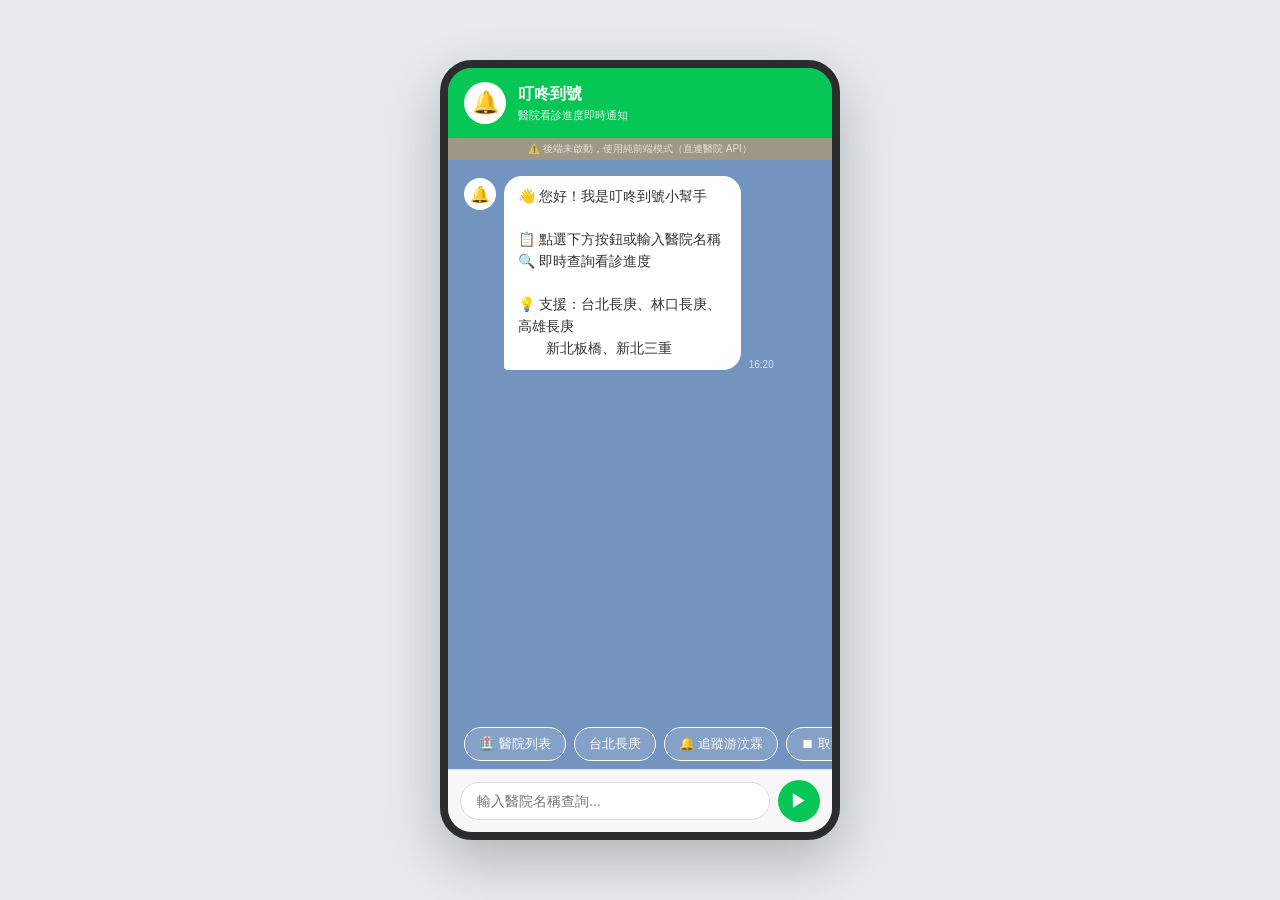
<file: demo_chat_standalone.html>
<!DOCTYPE html>
<html lang="zh-TW">
<head>
<meta charset="UTF-8">
<meta name="viewport" content="width=device-width, initial-scale=1.0, maximum-scale=1.0, user-scalable=no">
<title>叮咚到號 — LINE 模擬測試</title>
<style>
* { margin: 0; padding: 0; box-sizing: border-box; }

body {
    font-family: -apple-system, BlinkMacSystemFont, 'Segoe UI', 'Helvetica Neue', Arial, sans-serif;
    background: #E8ECF0;
    height: 100vh;
    display: flex;
    justify-content: center;
    align-items: center;
}

.phone-frame {
    width: 400px;
    height: 780px;
    background: #7494C0;
    border-radius: 32px;
    overflow: hidden;
    display: flex;
    flex-direction: column;
    box-shadow: 0 20px 60px rgba(0,0,0,0.25);
    border: 8px solid #2C2C2C;
}

/* ===== Header ===== */
.chat-header {
    background: #06C755;
    color: white;
    padding: 14px 16px;
    display: flex;
    align-items: center;
    gap: 12px;
    flex-shrink: 0;
}
.chat-header .avatar {
    width: 42px; height: 42px;
    border-radius: 50%;
    background: white;
    display: flex; align-items: center; justify-content: center;
    font-size: 22px; flex-shrink: 0;
}
.chat-header .info h3 { font-size: 16px; font-weight: 600; }
.chat-header .info span { font-size: 11px; opacity: 0.85; }

/* ===== Chat Body ===== */
.chat-body {
    flex: 1;
    overflow-y: auto;
    padding: 16px;
    display: flex;
    flex-direction: column;
    gap: 8px;
    background: #7494C0;
}

.msg-row {
    display: flex; gap: 8px; max-width: 88%;
    animation: msgIn 0.25s ease-out;
}
@keyframes msgIn {
    from { opacity: 0; transform: translateY(10px); }
    to   { opacity: 1; transform: translateY(0); }
}
.msg-row.bot  { align-self: flex-start; }
.msg-row.user { align-self: flex-end; flex-direction: row-reverse; }

.msg-row .bubble-avatar {
    width: 32px; height: 32px; border-radius: 50%;
    background: white; display: flex; align-items: center; justify-content: center;
    font-size: 16px; flex-shrink: 0; margin-top: 2px;
}
.msg-row.user .bubble-avatar { display: none; }

.bubble {
    padding: 10px 14px; border-radius: 18px;
    font-size: 14px; line-height: 1.55;
    white-space: pre-wrap; word-break: break-word;
}
.msg-row.bot .bubble  { background: white; color: #333; border-bottom-left-radius: 4px; }
.msg-row.user .bubble { background: #06C755; color: white; border-bottom-right-radius: 4px; }

.msg-time {
    font-size: 10px; color: rgba(255,255,255,0.7);
    align-self: flex-end; flex-shrink: 0;
}

/* ===== Quick Actions ===== */
.quick-actions {
    padding: 8px 16px;
    display: flex; gap: 8px; overflow-x: auto;
    background: #7494C0; flex-shrink: 0;
}
.quick-btn {
    padding: 7px 14px; border-radius: 20px;
    border: 1.5px solid white; color: white;
    font-size: 13px; cursor: pointer;
    white-space: nowrap;
    background: rgba(255,255,255,0.12);
    transition: all 0.2s;
}
.quick-btn:hover { background: rgba(255,255,255,0.3); }

/* ===== Input ===== */
.chat-input-area {
    display: flex; align-items: center; gap: 8px;
    padding: 10px 12px; background: #F7F7F7;
    border-top: 1px solid #E0E0E0; flex-shrink: 0;
}
.chat-input-area input {
    flex: 1; padding: 10px 16px;
    border: 1px solid #DDD; border-radius: 24px;
    font-size: 14px; outline: none; background: white;
}
.chat-input-area input:focus { border-color: #06C755; }

.send-btn {
    width: 42px; height: 42px; border-radius: 50%;
    border: none; background: #06C755; color: white;
    font-size: 18px; cursor: pointer;
    display: flex; align-items: center; justify-content: center;
    transition: background 0.2s; flex-shrink: 0;
}
.send-btn:hover { background: #05B54C; }
.send-btn:disabled { background: #CCC; cursor: not-allowed; }

/* ===== Typing ===== */
.typing-indicator { display: flex; gap: 4px; padding: 12px 16px; }
.typing-indicator .dot {
    width: 8px; height: 8px; border-radius: 50%;
    background: #999; animation: bounce 1.2s infinite;
}
.typing-indicator .dot:nth-child(2) { animation-delay: 0.2s; }
.typing-indicator .dot:nth-child(3) { animation-delay: 0.4s; }
@keyframes bounce {
    0%, 60%, 100% { transform: translateY(0); }
    30% { transform: translateY(-6px); }
}

/* ===== Status bar ===== */
.status-bar {
    background: rgba(0,0,0,0.15);
    padding: 4px 16px;
    font-size: 10px;
    color: rgba(255,255,255,0.7);
    text-align: center;
    flex-shrink: 0;
}

/* Scrollbar */
.chat-body::-webkit-scrollbar { width: 4px; }
.chat-body::-webkit-scrollbar-thumb { background: rgba(255,255,255,0.3); border-radius: 2px; }
</style>
</head>
<body>
<div class="phone-frame">
    <div class="chat-header">
        <div class="avatar">🔔</div>
        <div class="info">
            <h3>叮咚到號</h3>
            <span>醫院看診進度即時通知</span>
        </div>
    </div>

    <div class="status-bar" id="statusBar">連線模式：直連後端 (python demo_chat.py)</div>

    <div class="chat-body" id="chatBody"></div>

    <div class="quick-actions">
        <div class="quick-btn" onclick="sendQuick('醫院')">🏥 醫院列表</div>
        <div class="quick-btn" onclick="sendQuick('台北長庚')">台北長庚</div>
        <div class="quick-btn" onclick="sendQuick('追蹤 台北長庚 中醫內兒科 游汶霖')">🔔 追蹤游汶霖</div>
        <div class="quick-btn" onclick="sendQuick('取消追蹤')">⏹ 取消追蹤</div>
    </div>

    <div class="chat-input-area">
        <input type="text" id="msgInput" placeholder="輸入醫院名稱查詢..." autocomplete="off">
        <button class="send-btn" id="sendBtn" onclick="sendMessage()">▶</button>
    </div>
</div>

<script>
const chatBody = document.getElementById('chatBody');
const msgInput = document.getElementById('msgInput');
const sendBtn  = document.getElementById('sendBtn');
const statusBar = document.getElementById('statusBar');

// ============ Config ============
const API_BASE = 'http://localhost:5000';  // python demo_chat.py

// ============ On Load ============
window.onload = async () => {
    // Check if backend is available
    let backendOk = false;
    try {
        const r = await fetch(API_BASE + '/api/chat', {
            method: 'POST',
            headers: {'Content-Type': 'application/json'},
            body: JSON.stringify({message: 'test'}),
        });
        if (r.ok) backendOk = true;
    } catch(e) {}

    if (backendOk) {
        statusBar.textContent = '✅ 已連接後端 (localhost:5000)';
        statusBar.style.background = 'rgba(6,199,85,0.3)';
    } else {
        statusBar.textContent = '⚠️ 後端未啟動，使用純前端模式（直連醫院 API）';
        statusBar.style.background = 'rgba(255,165,0,0.3)';
    }
    window._backendOk = backendOk;

    addBotMsg(
        "👋 您好！我是叮咚到號小幫手\n\n" +
        "📋 點選下方按鈕或輸入醫院名稱\n" +
        "🔍 即時查詢看診進度\n\n" +
        "💡 支援：台北長庚、林口長庚、高雄長庚\n" +
        "　　新北板橋、新北三重"
    );
};

// ============ UI Helpers ============
function getTimeStr() {
    const d = new Date();
    return d.getHours().toString().padStart(2,'0') + ':' +
           d.getMinutes().toString().padStart(2,'0');
}

function esc(t) {
    return t.replace(/&/g,'&amp;').replace(/</g,'&lt;').replace(/>/g,'&gt;').replace(/\n/g,'<br>');
}

function addBotMsg(text) {
    const r = document.createElement('div');
    r.className = 'msg-row bot';
    r.innerHTML = `
        <div class="bubble-avatar">🔔</div>
        <div class="bubble">${esc(text)}</div>
        <span class="msg-time">${getTimeStr()}</span>`;
    chatBody.appendChild(r);
    chatBody.scrollTop = chatBody.scrollHeight;
}

function addUserMsg(text) {
    const r = document.createElement('div');
    r.className = 'msg-row user';
    r.innerHTML = `
        <div class="bubble">${esc(text)}</div>
        <span class="msg-time">${getTimeStr()}</span>`;
    chatBody.appendChild(r);
    chatBody.scrollTop = chatBody.scrollHeight;
}

function addTyping() {
    const r = document.createElement('div');
    r.className = 'msg-row bot'; r.id = 'typingRow';
    r.innerHTML = `
        <div class="bubble-avatar">🔔</div>
        <div class="bubble">
            <div class="typing-indicator">
                <div class="dot"></div><div class="dot"></div><div class="dot"></div>
            </div>
        </div>`;
    chatBody.appendChild(r);
    chatBody.scrollTop = chatBody.scrollHeight;
}

function removeTyping() {
    const el = document.getElementById('typingRow');
    if (el) el.remove();
}

// ============ Message Handling ============
async function sendMessage() {
    const text = msgInput.value.trim();
    if (!text) return;
    addUserMsg(text);
    msgInput.value = '';
    sendBtn.disabled = true;
    addTyping();

    let reply;
    try {
        if (window._backendOk) {
            // Use Flask backend
            const resp = await fetch(API_BASE + '/api/chat', {
                method: 'POST',
                headers: {'Content-Type': 'application/json'},
                body: JSON.stringify({message: text}),
            });
            const data = await resp.json();
            reply = data.reply;
        } else {
            // Fallback: client-side processing
            reply = await handleMessageLocal(text);
        }
    } catch(e) {
        reply = '❌ 連線錯誤：' + e.message + '\n\n請確認已執行：python demo_chat.py';
    }

    removeTyping();
    addBotMsg(reply);
    sendBtn.disabled = false;
    msgInput.focus();
}

function sendQuick(text) {
    msgInput.value = text;
    sendMessage();
}

msgInput.addEventListener('keydown', (e) => {
    if (e.key === 'Enter') sendMessage();
});

// ============ Client-side Fallback (no backend) ============
const BRANCHES = {
    '台北長庚': '1', '林口長庚': '3', '高雄長庚': '8',
};
const NTPC = {
    '板橋': ['00f8fa51-cedc-4c1d-88b0-58c55f740b79', '新北聯合醫院(板橋)'],
    '三重': ['0abdf2d0-3246-4614-b715-d4ed6631eb16', '新北聯合醫院(三重)'],
};
const DEPT_CODES = ['02','03','04','05','06','07','08','09','13'];

// ============ Tracking State ============
const tracking = {
    active: false,
    intervalId: null,
    hospitalName: '',
    branchId: '',
    deptFilter: '',
    doctorFilter: '',
    // 記住上次的號碼，只在變動時通知
    lastCurN: -1,
    lastNxtN: -1,
    lastCurSkip: false,
    lastNxtSkip: false,
    // 記住找到醫生時的 dept code 和 time code，後續只查這組
    foundDeptCode: null,
    foundTimeCode: null,
    pollCount: 0,
};

const POLL_INTERVAL = 15000; // 15 秒輪詢一次

function stopTracking() {
    if (tracking.intervalId) {
        clearInterval(tracking.intervalId);
        tracking.intervalId = null;
    }
    tracking.active = false;
    tracking.lastCurN = -1;
    tracking.lastNxtN = -1;
    tracking.foundDeptCode = null;
    tracking.foundTimeCode = null;
    tracking.pollCount = 0;
    statusBar.textContent = '⚠️ 純前端模式（直連醫院 API）';
    statusBar.style.background = 'rgba(255,165,0,0.3)';
}

async function startTracking(hospitalName, branchId, deptFilter, doctorFilter) {
    // 先停掉舊的
    stopTracking();

    tracking.hospitalName = hospitalName;
    tracking.branchId = branchId;
    tracking.deptFilter = deptFilter;
    tracking.doctorFilter = doctorFilter;
    tracking.active = true;

    // 第一次全掃，找到醫生並記錄 dept code + time code
    addBotMsg(`🔍 正在搜尋 ${hospitalName} ${deptFilter} ${doctorFilter}...`);

    const found = await findDoctorSlot(branchId, deptFilter, doctorFilter);
    if (!found) {
        addBotMsg(`❌ 找不到 ${doctorFilter} 的看診資料\n可能尚未開始看診或已結束\n\n追蹤已取消`);
        stopTracking();
        return;
    }

    tracking.foundDeptCode = found.deptCode;
    tracking.foundTimeCode = found.timeCode;
    tracking.lastCurN = found.curN;
    tracking.lastNxtN = found.nxtN;
    tracking.lastCurSkip = found.curSkip;
    tracking.lastNxtSkip = found.nxtSkip;

    // 先顯示一次目前的看診進度
    const now = new Date();
    const ts = (now.getMonth()+1).toString().padStart(2,'0') + '/' +
               now.getDate().toString().padStart(2,'0') + ' ' +
               now.getHours().toString().padStart(2,'0') + ':' +
               now.getMinutes().toString().padStart(2,'0');
    let numInfo = formatNumInfo(found.curN, found.nxtN, found.curSkip, found.nxtSkip);
    addBotMsg(
        `🏥 ${hospitalName} 看診進度\n` +
        `⏰ ${ts}\n\n` +
        `📌 ${found.dept}\n` +
        `  👨‍⚕️ ${doctorFilter} [${found.room}] ${found.session}\n` +
        `  ${numInfo}`
    );

    // 再顯示追蹤確認
    addBotMsg(
        `✅ 已開始追蹤 ${doctorFilter}\n\n` +
        `🔄 每 ${POLL_INTERVAL/1000} 秒自動檢查\n` +
        `📢 號碼變動時會自動通知\n` +
        `💡 輸入「取消追蹤」可停止`
    );

    statusBar.textContent = `🔔 追蹤中：${doctorFilter} | 每${POLL_INTERVAL/1000}秒檢查`;
    statusBar.style.background = 'rgba(6,199,85,0.3)';

    // 開始定時輪詢
    tracking.intervalId = setInterval(() => pollTrackedDoctor(), POLL_INTERVAL);
}

async function findDoctorSlot(branchId, deptFilter, doctorFilter) {
    const now = new Date();
    const hour = now.getHours();
    let times = hour < 12 ? ['1'] : hour < 17 ? ['1','2'] : ['2','3'];
    const timeNames = {'1':'上午診','2':'下午診','3':'夜診'};

    for (const tc of times) {
        for (const dc of DEPT_CODES) {
            try {
                const formData = new URLSearchParams();
                formData.append('dept', dc);
                formData.append('time', tc);
                const resp = await fetch(`https://register.cgmh.org.tw/Progress/${branchId}`, {
                    method: 'POST',
                    headers: {'Content-Type': 'application/x-www-form-urlencoded'},
                    body: formData,
                });
                const html = await resp.text();
                const parser = new DOMParser();
                const doc = parser.parseFromString(html, 'text/html');
                const table = doc.querySelector('table');
                if (!table) continue;
                const rows = table.querySelectorAll('tr');
                for (let i = 1; i < rows.length; i++) {
                    const cells = rows[i].querySelectorAll('td');
                    if (cells.length < 5) continue;
                    const dept = cells[0].textContent.trim();
                    const loc = cells[1].textContent.trim();
                    const doc_ = cells[2].textContent.trim();
                    const curT = cells[3].textContent.trim();
                    const nxtT = cells[4].textContent.trim();

                    // 比對醫師名
                    if (!doc_.includes(doctorFilter)) continue;
                    // 比對科別（如果有指定）
                    if (deptFilter && !dept.includes(deptFilter)) continue;

                    const curN = parseInt((curT.match(/\d+/)||[0])[0]) || 0;
                    const nxtN = parseInt((nxtT.match(/\d+/)||[0])[0]) || 0;
                    let room = loc;
                    if (loc.includes('\uff0f')) room = loc.split('\uff0f')[0].trim();
                    else if (loc.includes('/')) room = loc.split('/')[0].trim();

                    return {
                        dept, doctor: doc_, room,
                        session: timeNames[tc],
                        curN, nxtN,
                        curSkip: curT.includes('過號'),
                        nxtSkip: nxtT.includes('過號'),
                        deptCode: dc, timeCode: tc,
                    };
                }
            } catch(e) {}
        }
    }
    return null;
}

async function pollTrackedDoctor() {
    if (!tracking.active) return;
    tracking.pollCount++;

    try {
        const formData = new URLSearchParams();
        formData.append('dept', tracking.foundDeptCode);
        formData.append('time', tracking.foundTimeCode);
        const resp = await fetch(`https://register.cgmh.org.tw/Progress/${tracking.branchId}`, {
            method: 'POST',
            headers: {'Content-Type': 'application/x-www-form-urlencoded'},
            body: formData,
        });
        const html = await resp.text();
        const parser = new DOMParser();
        const doc = parser.parseFromString(html, 'text/html');
        const table = doc.querySelector('table');
        if (!table) {
            // 可能看診結束
            addBotMsg(`⚠️ [第${tracking.pollCount}次] 查無資料，可能看診已結束`);
            stopTracking();
            addBotMsg('🔕 追蹤已自動停止');
            return;
        }

        const rows = table.querySelectorAll('tr');
        let found = false;
        for (let i = 1; i < rows.length; i++) {
            const cells = rows[i].querySelectorAll('td');
            if (cells.length < 5) continue;
            const dept = cells[0].textContent.trim();
            const doc_ = cells[2].textContent.trim();

            if (!doc_.includes(tracking.doctorFilter)) continue;
            if (tracking.deptFilter && !dept.includes(tracking.deptFilter)) continue;

            const curT = cells[3].textContent.trim();
            const nxtT = cells[4].textContent.trim();
            const curN = parseInt((curT.match(/\d+/)||[0])[0]) || 0;
            const nxtN = parseInt((nxtT.match(/\d+/)||[0])[0]) || 0;
            const curSkip = curT.includes('過號');
            const nxtSkip = nxtT.includes('過號');

            found = true;

            // 比對是否有變動
            if (curN !== tracking.lastCurN || nxtN !== tracking.lastNxtN
                || curSkip !== tracking.lastCurSkip || nxtSkip !== tracking.lastNxtSkip) {

                const oldInfo = formatNumInfo(tracking.lastCurN, tracking.lastNxtN, tracking.lastCurSkip, tracking.lastNxtSkip);
                const newInfo = formatNumInfo(curN, nxtN, curSkip, nxtSkip);
                const ts = getTimeStr();

                addBotMsg(
                    `🔔 號碼更新！\n\n` +
                    `👨‍⚕️ ${tracking.doctorFilter}\n` +
                    `⏰ ${ts}\n\n` +
                    `舊：${oldInfo}\n` +
                    `新：${newInfo}\n\n` +
                    `📊 第 ${tracking.pollCount} 次檢查`
                );

                // 更新記錄
                tracking.lastCurN = curN;
                tracking.lastNxtN = nxtN;
                tracking.lastCurSkip = curSkip;
                tracking.lastNxtSkip = nxtSkip;
            }
            // 更新 status bar 顯示最後檢查時間
            statusBar.textContent = `🔔 追蹤中：${tracking.doctorFilter} | ${getTimeStr()} 第${tracking.pollCount}次 ${formatNumInfo(curN, nxtN, curSkip, nxtSkip)}`;
            break;
        }

        if (!found) {
            addBotMsg(`⚠️ [第${tracking.pollCount}次] 找不到 ${tracking.doctorFilter}，可能已休診`);
            stopTracking();
            addBotMsg('🔕 追蹤已自動停止');
        }
    } catch(e) {
        // 網路錯誤不停止，繼續嘗試
        statusBar.textContent = `🔔 追蹤中：${tracking.doctorFilter} | ⚠️ 連線重試中...`;
    }
}

function formatNumInfo(curN, nxtN, curSkip, nxtSkip) {
    if (curN > 0) {
        let s = `👉 ${curN}號`;
        if (curSkip) s += '(過號)';
        if (nxtN > 0 && nxtN !== curN) {
            s += ` → ${nxtN}號`;
            if (nxtSkip) s += '(過號)';
        }
        return s;
    } else if (nxtN > 0) {
        let s = `⏳ 下一位${nxtN}號`;
        if (nxtSkip) s += '(過號)';
        return s;
    }
    return '尚未開始';
}

async function handleMessageLocal(msg) {
    const m = msg.trim();

    // === 取消追蹤 ===
    if (m.includes('取消追蹤') || m.includes('停止追蹤') || m === '取消' || m === '停止') {
        if (tracking.active) {
            const name = tracking.doctorFilter;
            stopTracking();
            return `🔕 已取消追蹤 ${name}\n\n可隨時重新追蹤`;
        }
        return '目前沒有追蹤中的醫師';
    }

    // === 追蹤指令 ===
    if (m.includes('追蹤')) {
        // 解析：追蹤 醫院名 科別 醫師
        let rest = m.replace('追蹤', '').trim();
        let hospitalName = '', branchId = '', deptFilter = '', doctorFilter = '';

        // 找醫院
        for (const [name, bid] of Object.entries(BRANCHES)) {
            if (rest.includes(name)) {
                hospitalName = name;
                branchId = bid;
                rest = rest.replace(name, '').trim();
                break;
            }
        }
        if (!branchId) {
            return '❌ 請指定醫院名稱\n\n格式：追蹤 台北長庚 科別 醫師名\n例：追蹤 台北長庚 中醫內兒科 游汶霖';
        }

        // 剩下的是「科別 醫師」或「醫師」
        const parts = rest.split(/\s+/).filter(Boolean);
        if (parts.length >= 2) {
            deptFilter = parts.slice(0, -1).join('');
            doctorFilter = parts[parts.length - 1];
        } else if (parts.length === 1) {
            doctorFilter = parts[0];
        } else {
            return '❌ 請指定醫師名\n\n格式：追蹤 台北長庚 科別 醫師名\n例：追蹤 台北長庚 中醫內兒科 游汶霖';
        }

        // 啟動追蹤（非同步，會自己 addBotMsg）
        startTracking(hospitalName, branchId, deptFilter, doctorFilter);
        return `⏳ 正在設定追蹤 ${hospitalName} ${deptFilter} ${doctorFilter}...`;
    }

    // === 追蹤狀態 ===
    if (m === '狀態' || m === '追蹤狀態') {
        if (tracking.active) {
            const info = formatNumInfo(tracking.lastCurN, tracking.lastNxtN, tracking.lastCurSkip, tracking.lastNxtSkip);
            return `🔔 追蹤中\n\n🏥 ${tracking.hospitalName}\n📌 ${tracking.deptFilter}\n👨‍⚕️ ${tracking.doctorFilter}\n${info}\n\n📊 已檢查 ${tracking.pollCount} 次`;
        }
        return '目前沒有追蹤中的醫師';
    }

    if (['醫院','列表','有哪些','支援'].some(k => m.includes(k))) {
        return "🏥 目前支援查詢的醫院：\n\n【長庚體系】\n• 台北長庚\n• 林口長庚\n• 高雄長庚\n\n【新北聯合醫院】\n• 板橋院區\n• 三重院區\n\n💡 輸入醫院名稱即可查詢\n💡 可加科別或醫師名篩選\n　例：台北長庚 中醫內兒科\n\n🔔 追蹤功能：\n　追蹤 台北長庚 中醫內兒科 游汶霖\n　→ 號碼變動時自動通知";
    }

    // 長庚
    for (const [name, bid] of Object.entries(BRANCHES)) {
        if (m.includes(name) || m.includes(name.substring(0,2))) {
            let filter = m.replace(name, '').trim();
            const res = await fetchChangGungClient(bid, name);
            return formatResultsFiltered(name, res, filter);
        }
    }

    // 新北
    for (const [key, [did, name]] of Object.entries(NTPC)) {
        if (m.includes(key) || m.includes(name)) {
            let filter = m.replace(name, '').replace(key, '').trim();
            const res = await fetchNtpcClient(did, name);
            return formatResultsFiltered(name, res, filter);
        }
    }

    return "👋 輸入「醫院」查看支援列表\n🔍 或輸入醫院名稱查詢看診進度\n💡 可加科別篩選，如：台北長庚 中醫\n\n🔔 追蹤醫師：\n　追蹤 台北長庚 中醫內兒科 游汶霖";
}

function formatResultsFiltered(name, results, filter) {
    // 如果有篩選關鍵字，過濾科別或醫師
    let filterLabel = '';
    if (filter) {
        const filtered = results.filter(r =>
            r.dept.includes(filter) || r.doctor.includes(filter)
        );
        if (filtered.length > 0) {
            results = filtered;
            filterLabel = filter;
        }
        // 沒匹配到就顯示全部
    }
    return formatResults(name, results, filterLabel);
}

async function fetchChangGungClient(branchId, name) {
    const now = new Date();
    const hour = now.getHours();
    let times = hour < 12 ? ['1'] : hour < 17 ? ['1','2'] : ['2','3'];
    const timeNames = {'1':'上午診','2':'下午診','3':'夜診'};
    let results = [];

    for (const tc of times) {
        for (const dc of DEPT_CODES) {
            try {
                const formData = new URLSearchParams();
                formData.append('dept', dc);
                formData.append('time', tc);
                const resp = await fetch(`https://register.cgmh.org.tw/Progress/${branchId}`, {
                    method: 'POST',
                    headers: {'Content-Type': 'application/x-www-form-urlencoded'},
                    body: formData,
                });
                const html = await resp.text();
                const parser = new DOMParser();
                const doc = parser.parseFromString(html, 'text/html');
                const table = doc.querySelector('table');
                if (!table) continue;
                const rows = table.querySelectorAll('tr');
                for (let i = 1; i < rows.length; i++) {
                    const cells = rows[i].querySelectorAll('td');
                    if (cells.length < 5) continue;
                    const dept = cells[0].textContent.trim();
                    const loc = cells[1].textContent.trim();
                    const doc_ = cells[2].textContent.trim();
                    const curT = cells[3].textContent.trim();
                    const nxtT = cells[4].textContent.trim();
                    if (!dept || !doc_) continue;
                    const curN = parseInt((curT.match(/\d+/)||[0])[0]) || 0;
                    const nxtN = parseInt((nxtT.match(/\d+/)||[0])[0]) || 0;
                    if (curN === 0 && nxtN === 0) continue;
                    let room_ = loc;
                    if (loc.includes('\uff0f')) room_ = loc.split('\uff0f')[0].trim();
                    else if (loc.includes('/')) room_ = loc.split('/')[0].trim();
                    results.push({
                        dept, doctor: doc_,
                        room: room_,
                        session: timeNames[tc],
                        curN, nxtN,
                        curSkip: curT.includes('過號'),
                        nxtSkip: nxtT.includes('過號'),
                    });
                }
            } catch(e) { /* CORS will likely block this */ }
        }
    }

    return results;
}

async function fetchNtpcClient(datasetId, name) {
    try {
        const resp = await fetch(`https://data.ntpc.gov.tw/api/datasets/${datasetId}/json?size=200`);
        const data = await resp.json();
        if (!Array.isArray(data)) return [];

        const opdMap = {'1':'上午診','2':'下午診','3':'夜診'};
        let results = [];
        for (const rec of data) {
            let dept = (rec.deptname||'').trim();
            if (dept.includes('_')) dept = dept.split('_')[1].trim();
            const doc = (rec.doctorname||'').trim();
            if (!dept || !doc) continue;
            const curN = parseInt(rec.callednumber_seqno) || 0;
            const wait = parseInt(rec.waitcount_person) || 0;
            if (curN === 0 && wait === 0) continue;
            results.push({
                dept, doctor: doc,
                room: (rec.roomname||'').trim(),
                session: opdMap[rec.opdtimeid] || '未知',
                curN, nxtN: curN > 0 ? curN+1 : 0,
                curSkip: false, nxtSkip: false,
                wait,
            });
        }
        return results;
    } catch(e) {
        return [];
    }
}

function formatResults(name, results, filterLabel) {
    const now = new Date();
    const ts = (now.getMonth()+1).toString().padStart(2,'0') + '/' +
               now.getDate().toString().padStart(2,'0') + ' ' +
               now.getHours().toString().padStart(2,'0') + ':' +
               now.getMinutes().toString().padStart(2,'0');

    if (results.length === 0) {
        return `🏥 ${name}\n⏰ 查詢時間：${ts}\n\n目前沒有看診中的診間資料\n（可能為非看診時段）`;
    }

    // Group by dept
    const byDept = {};
    for (const r of results) {
        if (!byDept[r.dept]) byDept[r.dept] = [];
        byDept[r.dept].push(r);
    }

    let lines = [`🏥 ${name} 看診進度`, `⏰ ${ts}　共 ${results.length} 個診間`];
    if (filterLabel) {
        lines.push(`🔎 篩選：${filterLabel}\n`);
    } else {
        lines.push('');
    }
    for (const [dept, items] of Object.entries(byDept).sort()) {
        lines.push(`📌 ${dept}`);
        for (const it of items) {
            let info;
            if (it.curN > 0) {
                info = `👉 ${it.curN}號`;
                if (it.curSkip) info += '(過號)';
                if (it.nxtN > 0 && it.nxtN !== it.curN) {
                    info += ` → ${it.nxtN}號`;
                    if (it.nxtSkip) info += '(過號)';
                }
            } else if (it.nxtN > 0) {
                info = `⏳ 下一位${it.nxtN}號`;
                if (it.nxtSkip) info += '(過號)';
            } else { continue; }
            let room = it.room || '';
            if (room.includes('\uff0f')) room = room.split('\uff0f')[0].trim();
            room = room ? ` [${room}]` : '';
            const sess = it.session !== '未知' ? ` ${it.session}` : '';
            lines.push(`  ${it.doctor}${room}${sess} ${info}`);
        }
        lines.push('');
    }
    return lines.join('\n');
}
</script>
</body>
</html>
</file>
